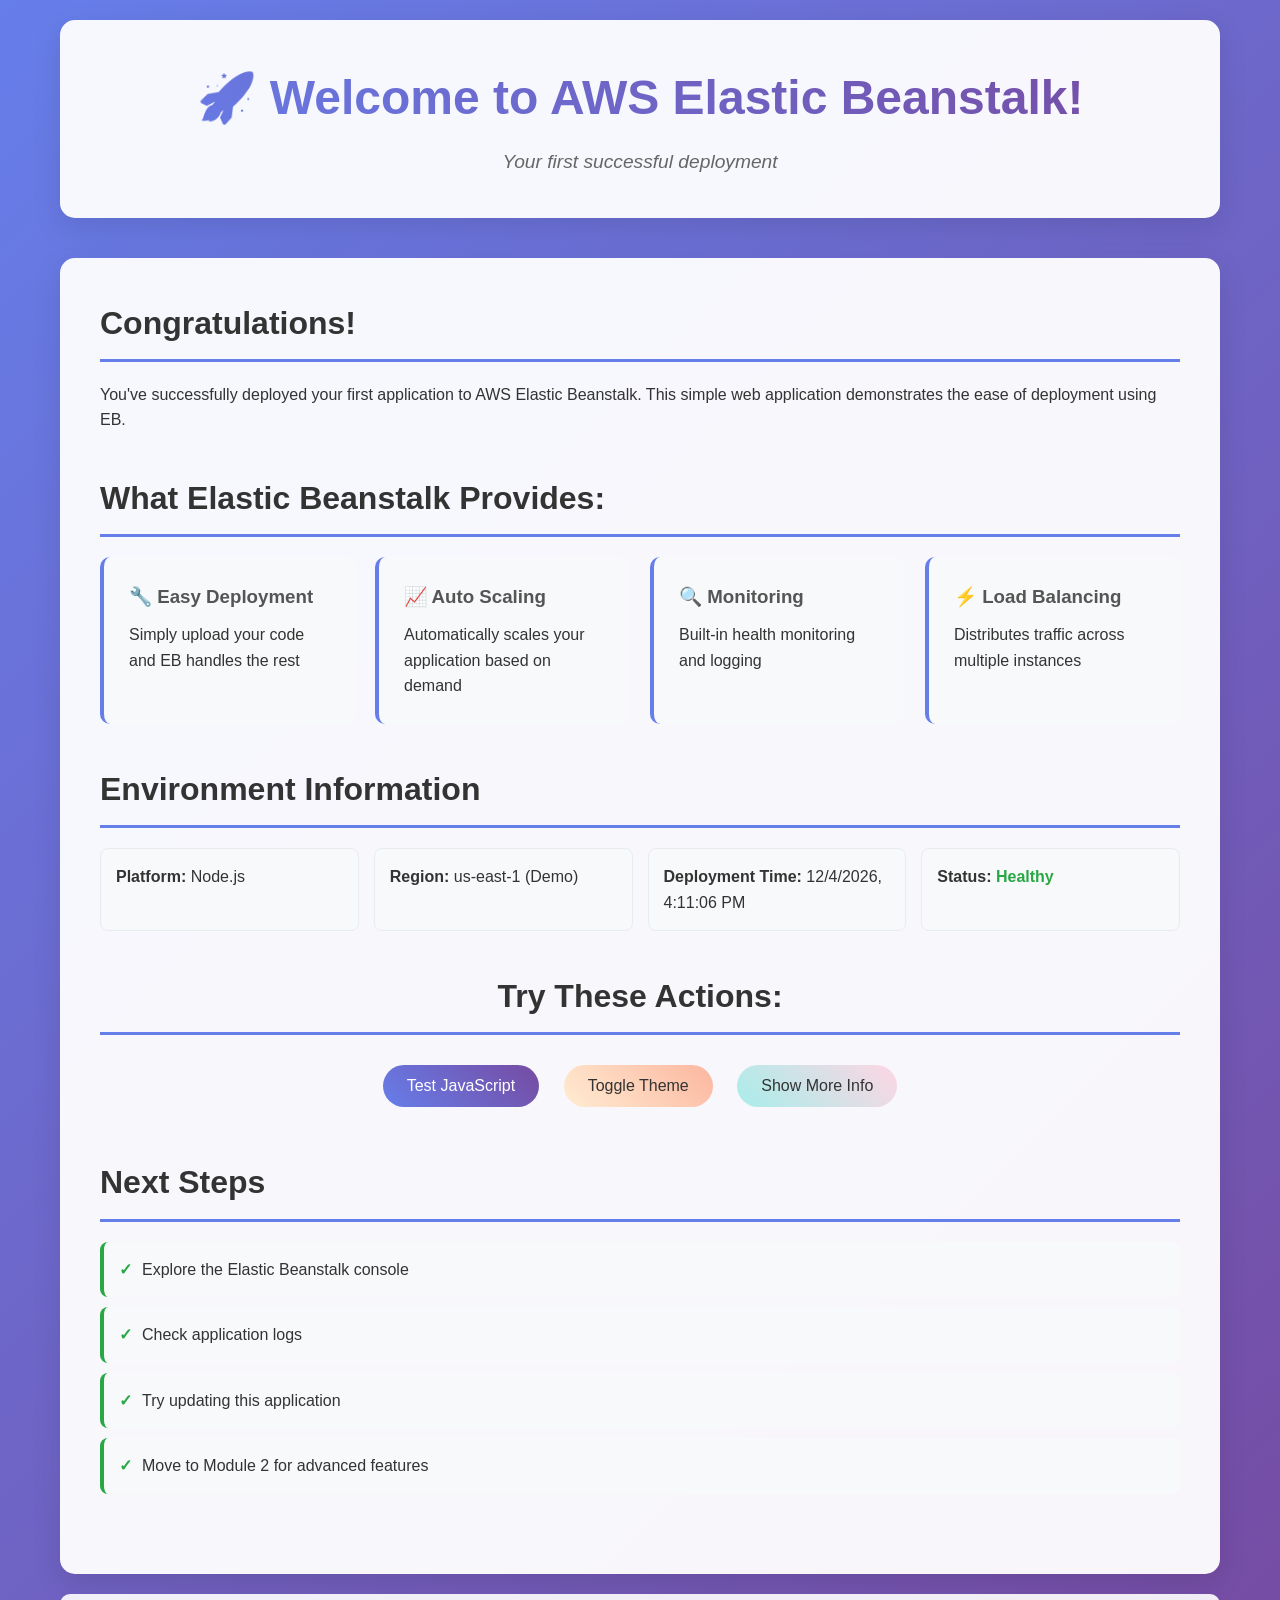
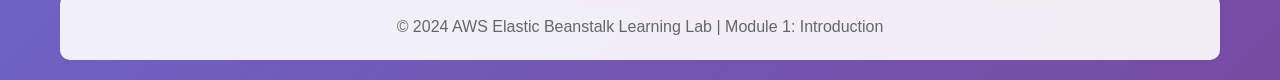
<file: elastic-beanstalk-zero-to-hero-main/elastic-beanstalk-zero-to-hero-main/01-introduction/index.html>
<!DOCTYPE html>
<html lang="en">
<head>
    <meta charset="UTF-8">
    <meta name="viewport" content="width=device-width, initial-scale=1.0">
    <title>Welcome to Elastic Beanstalk</title>
    <link rel="stylesheet" href="styles.css">
</head>
<body>
    <div class="container">
        <header>
            <h1>🚀 Welcome to AWS Elastic Beanstalk!</h1>
            <p class="subtitle">Your first successful deployment</p>
        </header>

        <main>
            <section class="intro">
                <h2>Congratulations!</h2>
                <p>You've successfully deployed your first application to AWS Elastic Beanstalk. This simple web application demonstrates the ease of deployment using EB.</p>
            </section>

            <section class="features">
                <h2>What Elastic Beanstalk Provides:</h2>
                <div class="feature-grid">
                    <div class="feature-card">
                        <h3>🔧 Easy Deployment</h3>
                        <p>Simply upload your code and EB handles the rest</p>
                    </div>
                    <div class="feature-card">
                        <h3>📈 Auto Scaling</h3>
                        <p>Automatically scales your application based on demand</p>
                    </div>
                    <div class="feature-card">
                        <h3>🔍 Monitoring</h3>
                        <p>Built-in health monitoring and logging</p>
                    </div>
                    <div class="feature-card">
                        <h3>⚡ Load Balancing</h3>
                        <p>Distributes traffic across multiple instances</p>
                    </div>
                </div>
            </section>

            <section class="info">
                <h2>Environment Information</h2>
                <div class="info-grid">
                    <div class="info-item">
                        <strong>Platform:</strong> <span id="platform">Node.js</span>
                    </div>
                    <div class="info-item">
                        <strong>Region:</strong> <span id="region">Loading...</span>
                    </div>
                    <div class="info-item">
                        <strong>Deployment Time:</strong> <span id="timestamp">Loading...</span>
                    </div>
                    <div class="info-item">
                        <strong>Status:</strong> <span class="status-healthy">Healthy</span>
                    </div>
                </div>
            </section>

            <section class="actions">
                <h2>Try These Actions:</h2>
                <button onclick="showAlert()" class="btn btn-primary">Test JavaScript</button>
                <button onclick="changeTheme()" class="btn btn-secondary">Toggle Theme</button>
                <button onclick="showInfo()" class="btn btn-info">Show More Info</button>
            </section>

            <section class="next-steps">
                <h2>Next Steps</h2>
                <ul>
                    <li>Explore the Elastic Beanstalk console</li>
                    <li>Check application logs</li>
                    <li>Try updating this application</li>
                    <li>Move to Module 2 for advanced features</li>
                </ul>
            </section>
        </main>

        <footer>
            <p>&copy; 2024 AWS Elastic Beanstalk Learning Lab | Module 1: Introduction</p>
        </footer>
    </div>

    <script src="script.js"></script>
</body>
</html>
</file>
<file: elastic-beanstalk-zero-to-hero-main/elastic-beanstalk-zero-to-hero-main/01-introduction/styles.css>
/* Reset and base styles */
* {
    margin: 0;
    padding: 0;
    box-sizing: border-box;
}

body {
    font-family: 'Segoe UI', Tahoma, Geneva, Verdana, sans-serif;
    line-height: 1.6;
    color: #333;
    background: linear-gradient(135deg, #667eea 0%, #764ba2 100%);
    min-height: 100vh;
    transition: all 0.3s ease;
}

.container {
    max-width: 1200px;
    margin: 0 auto;
    padding: 20px;
}

/* Header styles */
header {
    text-align: center;
    margin-bottom: 40px;
    background: rgba(255, 255, 255, 0.95);
    padding: 40px;
    border-radius: 15px;
    box-shadow: 0 10px 30px rgba(0, 0, 0, 0.1);
}

header h1 {
    font-size: 3rem;
    margin-bottom: 10px;
    background: linear-gradient(45deg, #667eea, #764ba2);
    -webkit-background-clip: text;
    -webkit-text-fill-color: transparent;
    background-clip: text;
}

.subtitle {
    font-size: 1.2rem;
    color: #666;
    font-style: italic;
}

/* Main content */
main {
    background: rgba(255, 255, 255, 0.95);
    padding: 40px;
    border-radius: 15px;
    box-shadow: 0 10px 30px rgba(0, 0, 0, 0.1);
    margin-bottom: 20px;
}

section {
    margin-bottom: 40px;
}

h2 {
    color: #333;
    margin-bottom: 20px;
    font-size: 2rem;
    border-bottom: 3px solid #667eea;
    padding-bottom: 10px;
}

h3 {
    color: #555;
    margin-bottom: 10px;
}

/* Feature grid */
.feature-grid {
    display: grid;
    grid-template-columns: repeat(auto-fit, minmax(250px, 1fr));
    gap: 20px;
    margin-top: 20px;
}

.feature-card {
    background: #f8f9fa;
    padding: 25px;
    border-radius: 10px;
    border-left: 4px solid #667eea;
    transition: transform 0.3s ease, box-shadow 0.3s ease;
}

.feature-card:hover {
    transform: translateY(-5px);
    box-shadow: 0 5px 20px rgba(0, 0, 0, 0.1);
}

/* Info grid */
.info-grid {
    display: grid;
    grid-template-columns: repeat(auto-fit, minmax(200px, 1fr));
    gap: 15px;
    margin-top: 20px;
}

.info-item {
    background: #f8f9fa;
    padding: 15px;
    border-radius: 8px;
    border: 1px solid #e9ecef;
}

.status-healthy {
    color: #28a745;
    font-weight: bold;
}

/* Buttons */
.actions {
    text-align: center;
}

.btn {
    display: inline-block;
    padding: 12px 24px;
    margin: 10px;
    border: none;
    border-radius: 25px;
    font-size: 1rem;
    cursor: pointer;
    transition: all 0.3s ease;
    text-decoration: none;
    font-weight: 500;
}

.btn-primary {
    background: linear-gradient(45deg, #667eea, #764ba2);
    color: white;
}

.btn-secondary {
    background: linear-gradient(45deg, #ffecd2, #fcb69f);
    color: #333;
}

.btn-info {
    background: linear-gradient(45deg, #a8edea, #fed6e3);
    color: #333;
}

.btn:hover {
    transform: translateY(-2px);
    box-shadow: 0 5px 15px rgba(0, 0, 0, 0.2);
}

/* Next steps */
.next-steps ul {
    list-style: none;
    padding-left: 0;
}

.next-steps li {
    background: #f8f9fa;
    margin: 10px 0;
    padding: 15px;
    border-radius: 8px;
    border-left: 4px solid #28a745;
    position: relative;
}

.next-steps li:before {
    content: "✓";
    color: #28a745;
    font-weight: bold;
    margin-right: 10px;
}

/* Footer */
footer {
    text-align: center;
    padding: 20px;
    background: rgba(255, 255, 255, 0.9);
    border-radius: 10px;
    color: #666;
}

/* Dark theme */
body.dark-theme {
    background: linear-gradient(135deg, #2c3e50 0%, #34495e 100%);
}

body.dark-theme .container > * {
    background: rgba(52, 73, 94, 0.95) !important;
    color: #ecf0f1;
}

body.dark-theme h1,
body.dark-theme h2,
body.dark-theme h3 {
    color: #ecf0f1;
}

body.dark-theme .feature-card,
body.dark-theme .info-item,
body.dark-theme .next-steps li {
    background: rgba(44, 62, 80, 0.8) !important;
    color: #ecf0f1;
}

/* Responsive design */
@media (max-width: 768px) {
    .container {
        padding: 10px;
    }
    
    header h1 {
        font-size: 2rem;
    }
    
    .feature-grid {
        grid-template-columns: 1fr;
    }
    
    .info-grid {
        grid-template-columns: 1fr;
    }
    
    .btn {
        display: block;
        margin: 10px auto;
        max-width: 200px;
    }
}

/* Animation for page load */
@keyframes fadeInUp {
    from {
        opacity: 0;
        transform: translateY(30px);
    }
    to {
        opacity: 1;
        transform: translateY(0);
    }
}

.container > * {
    animation: fadeInUp 0.6s ease-out;
}
</file>
